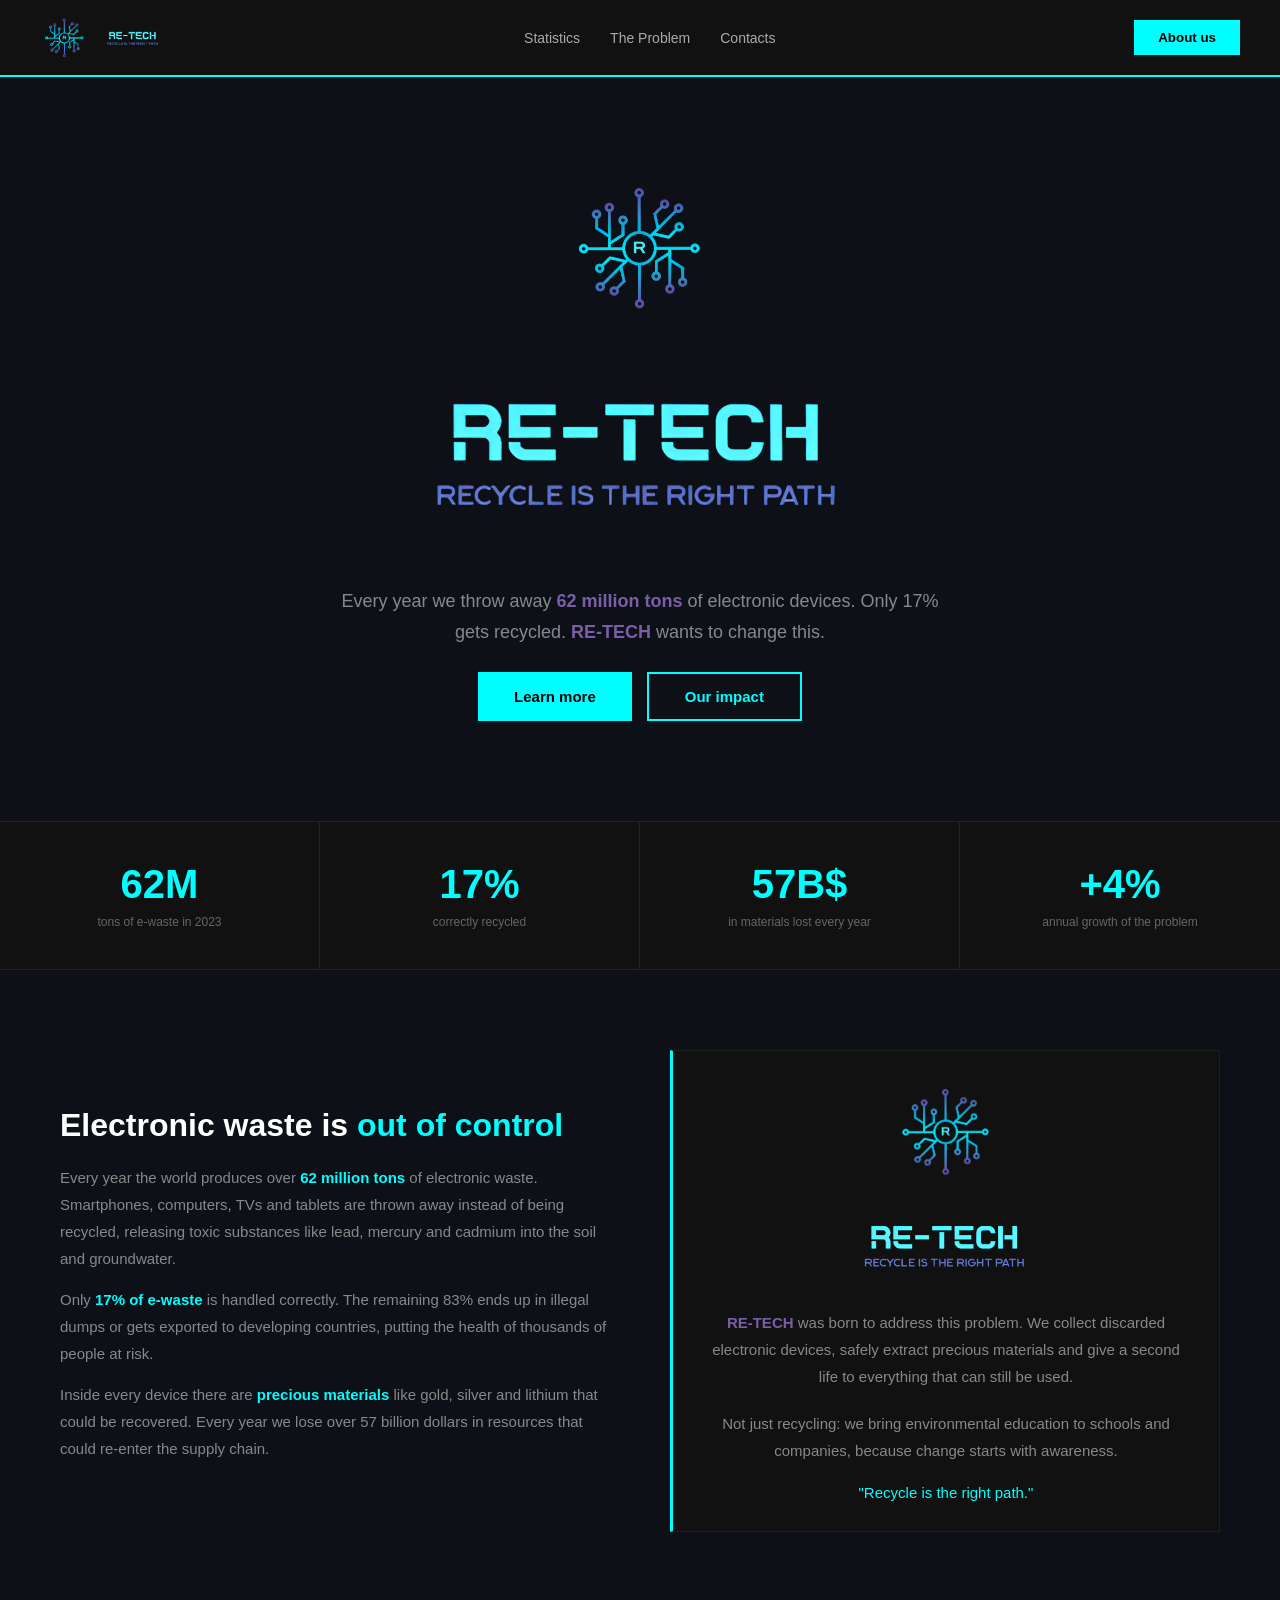
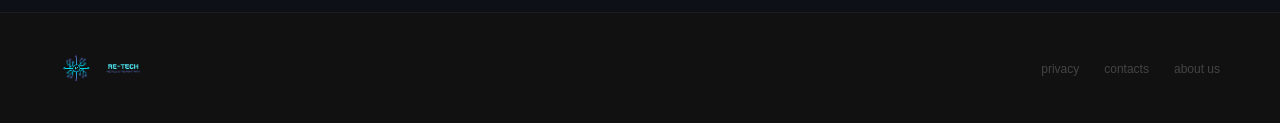
<file: index.html>
<!DOCTYPE html>
<html lang="it">
<head>
    <title>RE-TECH</title>
    <style>
        * {
            margin: 0;
            padding: 0;
            box-sizing: border-box;
        }

        body {
            background-color: #0a0a0a;
            color: white;
            font-family: 'Exo 2', sans-serif;
            font-size: 16px;
        }

        nav {
            background-color: #111111;
            border-bottom: 2px solid #00ffff;
            padding: 15px 40px;
            display: flex;
            justify-content: space-between;
            align-items: center;
        }

        .logo-nav {
            display: flex;
            align-items: center;
            gap: 12px;
        }

        .logo-nav img.icona { height: 45px; }
        .logo-nav img.scritta { height: 28px; }

        .nav-links {
            list-style: none;
            display: flex;
            gap: 30px;
        }

        .nav-links a {
            color: #aaaaaa;
            text-decoration: none;
            font-size: 14px;
        }

        .nav-links a:hover { color: #00ffff; }

        .btn-nav {
            background-color: #00ffff;
            color: black;
            border: none;
            padding: 10px 24px;
            font-family: 'Exo 2', sans-serif;
            font-weight: 700;
            cursor: pointer;
        }

        .btn-nav:hover { background-color: white; }

        .hero {
            padding: 100px 40px;
            text-align: center;
            background-color: #0d1117;
            display: flex;
            flex-direction: column;
            align-items: center;
            gap: 25px;
        }

        .hero img.logo-grande { height: 140px; }
        .hero img.scritta-grande { width: 500px; max-width: 90%; }

        .hero p {
            font-size: 18px;
            color: #888888;
            max-width: 600px;
            line-height: 1.7;
        }

        .hero p span { color: #7b5ea7; font-weight: 700; }

        .hero-btns {
            display: flex;
            gap: 15px;
        }

        .btn-primario {
            background-color: #00ffff;
            color: black;
            border: none;
            padding: 14px 36px;
            font-family: 'Exo 2', sans-serif;
            font-weight: 700;
            font-size: 15px;
            cursor: pointer;
        }

        .btn-primario:hover { background-color: white; }

        .btn-secondario {
            background-color: transparent;
            color: #00ffff;
            border: 2px solid #00ffff;
            padding: 14px 36px;
            font-family: 'Exo 2', sans-serif;
            font-weight: 600;
            font-size: 15px;
            cursor: pointer;
        }

        .btn-secondario:hover { background-color: #00ffff; color: black; }

        .stats {
            display: grid;
            grid-template-columns: 1fr 1fr 1fr 1fr;
            background-color: #111111;
            border-top: 1px solid #222222;
            border-bottom: 1px solid #222222;
        }

        .stat-box {
            padding: 40px 20px;
            text-align: center;
            border-right: 1px solid #222222;
        }

        .stat-box:last-child { border-right: none; }

        .stat-numero {
            font-size: 40px;
            font-weight: 900;
            color: #00ffff;
        }

        .stat-testo {
            font-size: 12px;
            color: #666666;
            margin-top: 8px;
        }

        .problema {
            padding: 80px 60px;
            display: grid;
            grid-template-columns: 1fr 1fr;
            gap: 60px;
            align-items: center;
            background-color: #0d1117;
        }

        .problema-testo h2 {
            font-size: 32px;
            font-weight: 900;
            margin-bottom: 20px;
            line-height: 1.2;
        }

        .problema-testo h2 em {
            font-style: normal;
            color: #00ffff;
        }

        .problema-testo p {
            font-size: 15px;
            line-height: 1.8;
            color: #888888;
            margin-bottom: 14px;
        }

        .problema-testo p strong { color: #00ffff; }

        .azienda-box {
            background-color: #111111;
            border: 1px solid #1e1e1e;
            border-left: 3px solid #00ffff;
            padding: 30px;
            display: flex;
            flex-direction: column;
            align-items: center;
            gap: 20px;
        }

        .azienda-box img.icona-az { height: 100px; }
        .azienda-box img.scritta-az { width: 200px; }

        .azienda-box p {
            font-size: 15px;
            line-height: 1.8;
            color: #888888;
            text-align: center;
        }

        .azienda-box p strong { color: #7b5ea7; }

        .citazione {
            font-size: 15px;
            color: #00ffff;
            text-align: center;
        }

        footer {
            background-color: #111111;
            border-top: 1px solid #1e1e1e;
            padding: 40px 60px;
            display: flex;
            justify-content: space-between;
            align-items: center;
        }

        .footer-logo {
            display: flex;
            align-items: center;
            gap: 10px;
        }

        .footer-logo img.icona-ft { height: 30px; }
        .footer-logo img.scritta-ft { height: 18px; }

        footer p { font-size: 12px; color: #444444; }

        .footer-links { list-style: none; display: flex; gap: 25px; }

        .footer-links a {
            font-size: 12px;
            color: #444444;
            text-decoration: none;
        }

        .footer-links a:hover { color: #00ffff; }
    </style>
</head>
<body>

<nav>
    <div class="logo-nav">
        <img src="immagini/logo-immagine.png" alt="logo retech" class="icona">
        <img src="immagini/logo-scritta.png" alt="retech" class="scritta">
    </div>
    <ul class="nav-links">
        <li><a href="#stats">Statistics</a></li>
        <li><a href="#problema">The Problem</a></li>
        <li><a href="#footer">Contacts</a></li>
    </ul>
    <a href="chisiamo.html"><button class="btn-nav">About us</button></a>
</nav>

<section class="hero">
    <img src="immagini/logo-immagine.png" alt="logo retech" class="logo-grande">
    <img src="immagini/logo-scritta.png" alt="retech scritta" class="scritta-grande">
    <p>
        Every year we throw away <span>62 million tons</span> of electronic devices.
        Only 17% gets recycled. <span>RE-TECH</span> wants to change this.
    </p>
    <div class="hero-btns">
        <button class="btn-primario">Learn more</button>
        <button class="btn-secondario">Our impact</button>
    </div>
</section>

<div class="stats" id="stats">
    <div class="stat-box">
        <div class="stat-numero">62M</div>
        <div class="stat-testo">tons of e-waste in 2023</div>
    </div>
    <div class="stat-box">
        <div class="stat-numero">17%</div>
        <div class="stat-testo">correctly recycled</div>
    </div>
    <div class="stat-box">
        <div class="stat-numero">57B$</div>
        <div class="stat-testo">in materials lost every year</div>
    </div>
    <div class="stat-box">
        <div class="stat-numero">+4%</div>
        <div class="stat-testo">annual growth of the problem</div>
    </div>
</div>

<section class="problema" id="problema">
    <div class="problema-testo">
        <h2>Electronic waste is <em>out of control</em></h2>
        <p>
            Every year the world produces over <strong>62 million tons</strong>
            of electronic waste. Smartphones, computers, TVs and tablets are
            thrown away instead of being recycled, releasing toxic substances
            like lead, mercury and cadmium into the soil and groundwater.
        </p>
        <p>
            Only <strong>17% of e-waste</strong> is handled correctly.
            The remaining 83% ends up in illegal dumps or gets exported to developing
            countries, putting the health of thousands of people at risk.
        </p>
        <p>
            Inside every device there are <strong>precious materials</strong> like gold,
            silver and lithium that could be recovered. Every year we lose
            over 57 billion dollars in resources that could re-enter the supply chain.
        </p>
    </div>
    <div class="azienda-box">
        <img src="immagini/logo-immagine.png" alt="retech" class="icona-az">
        <img src="immagini/logo-scritta.png" alt="retech scritta" class="scritta-az">
        <p>
            <strong>RE-TECH</strong> was born to address this problem.
            We collect discarded electronic devices, safely extract
            precious materials and give a second life to everything
            that can still be used.
        </p>
        <p>
            Not just recycling: we bring environmental education to schools
            and companies, because change starts with awareness.
        </p>
        <div class="citazione">"Recycle is the right path."</div>
    </div>
</section>

<footer id="footer">
    <div class="footer-logo">
        <img src="immagini/logo-immagine.png" alt="logo" class="icona-ft">
        <img src="immagini/logo-scritta.png" alt="retech" class="scritta-ft">
    </div>
    <ul class="footer-links">
        <li><a href="#">privacy</a></li>
        <li><a href="#">contacts</a></li>
        <li><a href="chisiamo.html">about us</a></li>
    </ul>
</footer>

</body>
</html>
</file>
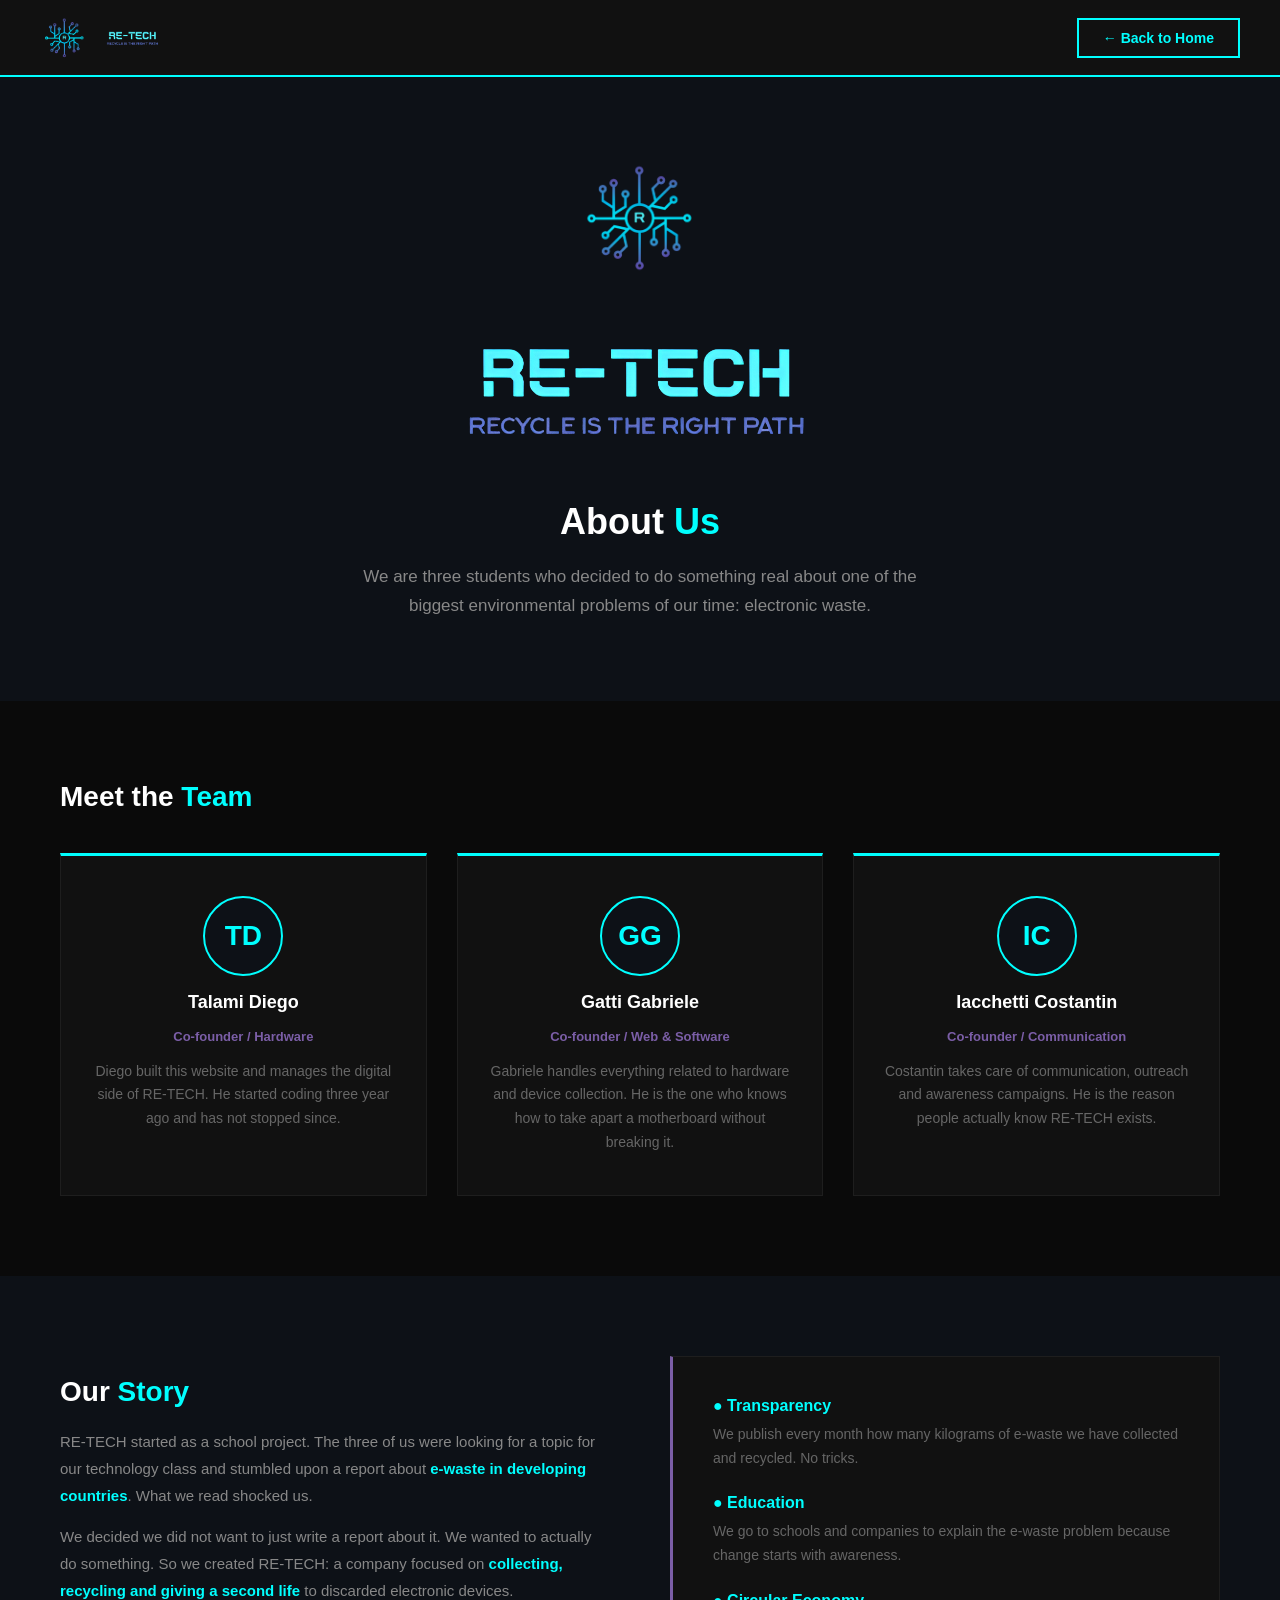
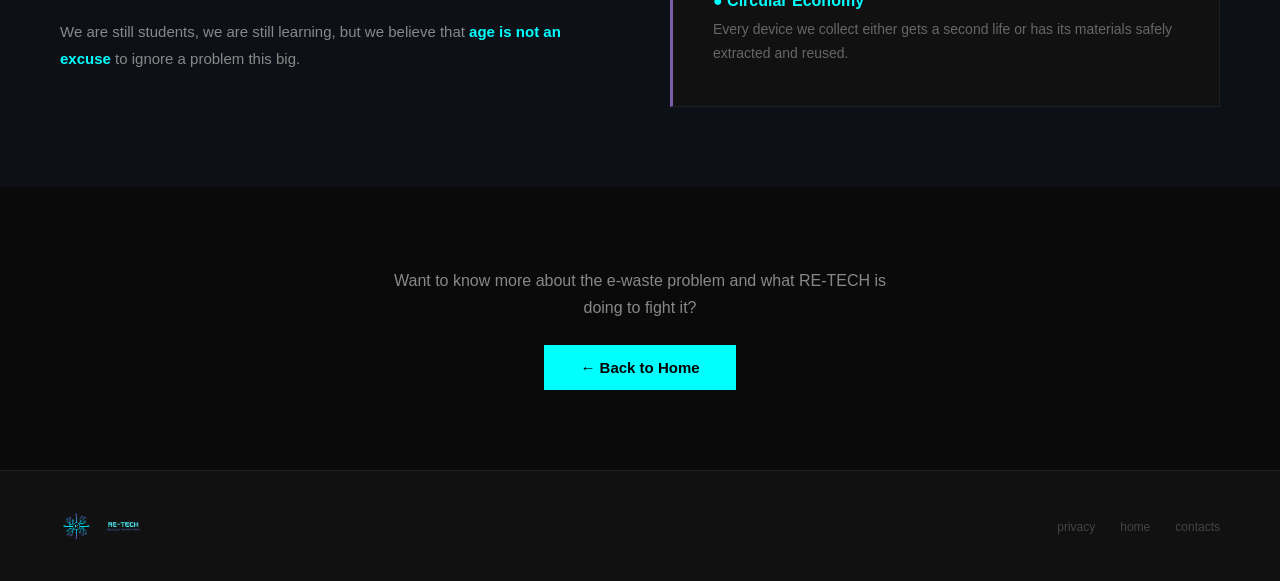
<file: chisiamo.html>
<!DOCTYPE html>
<html lang="it">
<head>
    <title>RE-TECH - About Us</title>
    <style>
        * {
            margin: 0;
            padding: 0;
            box-sizing: border-box;
        }

        body {
            background-color: #0a0a0a;
            color: white;
            font-family: 'Exo 2', sans-serif;
            font-size: 16px;
        }

        nav {
            background-color: #111111;
            border-bottom: 2px solid #00ffff;
            padding: 15px 40px;
            display: flex;
            justify-content: space-between;
            align-items: center;
        }

        .logo-nav {
            display: flex;
            align-items: center;
            gap: 12px;
        }

        .logo-nav img.icona { height: 45px; }
        .logo-nav img.scritta { height: 28px; }

        .btn-back {
            background-color: transparent;
            color: #00ffff;
            border: 2px solid #00ffff;
            padding: 10px 24px;
            font-family: 'Exo 2', sans-serif;
            font-weight: 700;
            cursor: pointer;
            font-size: 14px;
            text-decoration: none;
        }

        .btn-back:hover {
            background-color: #00ffff;
            color: black;
        }

        .hero {
            padding: 80px 40px;
            text-align: center;
            background-color: #0d1117;
            display: flex;
            flex-direction: column;
            align-items: center;
            gap: 20px;
        }

        .hero img.logo-grande { height: 120px; }
        .hero img.scritta-grande { width: 420px; max-width: 90%; }

        .hero h1 {
            font-size: 36px;
            font-weight: 900;
            color: white;
        }

        .hero h1 em {
            font-style: normal;
            color: #00ffff;
        }

        .hero p {
            font-size: 17px;
            color: #888888;
            max-width: 600px;
            line-height: 1.7;
        }

        .sezione {
            padding: 80px 60px;
            background-color: #0a0a0a;
        }

        .sezione h2 {
            font-size: 28px;
            font-weight: 900;
            margin-bottom: 40px;
            color: white;
        }

        .sezione h2 em {
            font-style: normal;
            color: #00ffff;
        }

        .team-grid {
            display: grid;
            grid-template-columns: 1fr 1fr 1fr;
            gap: 30px;
        }

        .card-membro {
            background-color: #111111;
            border: 1px solid #1e1e1e;
            border-top: 3px solid #00ffff;
            padding: 40px 30px;
            display: flex;
            flex-direction: column;
            align-items: center;
            gap: 16px;
        }

        .avatar {
            width: 80px;
            height: 80px;
            border-radius: 50%;
            background-color: #0d1117;
            border: 2px solid #00ffff;
            display: flex;
            align-items: center;
            justify-content: center;
            font-size: 28px;
            font-weight: 900;
            color: #00ffff;
        }

        .card-membro h3 {
            font-size: 18px;
            font-weight: 700;
            color: white;
            text-align: center;
        }

        .ruolo {
            font-size: 13px;
            color: #7b5ea7;
            font-weight: 700;
        }

        .card-membro p {
            font-size: 14px;
            color: #666666;
            line-height: 1.7;
            text-align: center;
        }

        .storia {
            padding: 80px 60px;
            background-color: #0d1117;
            display: grid;
            grid-template-columns: 1fr 1fr;
            gap: 60px;
            align-items: center;
        }

        .storia-testo h2 {
            font-size: 28px;
            font-weight: 900;
            margin-bottom: 20px;
        }

        .storia-testo h2 em {
            font-style: normal;
            color: #00ffff;
        }

        .storia-testo p {
            font-size: 15px;
            color: #888888;
            line-height: 1.8;
            margin-bottom: 14px;
        }

        .storia-testo p strong { color: #00ffff; }

        .storia-valori {
            background-color: #111111;
            border: 1px solid #1e1e1e;
            border-left: 3px solid #7b5ea7;
            padding: 40px;
            display: flex;
            flex-direction: column;
            gap: 24px;
        }

        .valore h3 {
            font-size: 16px;
            font-weight: 700;
            color: #00ffff;
            margin-bottom: 8px;
        }

        .valore p {
            font-size: 14px;
            color: #666666;
            line-height: 1.7;
        }

        .cta {
            padding: 80px 60px;
            background-color: #0a0a0a;
            text-align: center;
            display: flex;
            flex-direction: column;
            align-items: center;
            gap: 24px;
        }

        .cta p {
            font-size: 16px;
            color: #888888;
            max-width: 500px;
            line-height: 1.7;
        }

        .btn-home {
            background-color: #00ffff;
            color: black;
            border: none;
            padding: 14px 36px;
            font-family: 'Exo 2', sans-serif;
            font-weight: 700;
            font-size: 15px;
            cursor: pointer;
            text-decoration: none;
        }

        .btn-home:hover { background-color: white; }

        footer {
            background-color: #111111;
            border-top: 1px solid #1e1e1e;
            padding: 40px 60px;
            display: flex;
            justify-content: space-between;
            align-items: center;
        }

        .footer-logo {
            display: flex;
            align-items: center;
            gap: 10px;
        }

        .footer-logo img.icona-ft { height: 30px; }
        .footer-logo img.scritta-ft { height: 18px; }

        footer p { font-size: 12px; color: #444444; }

        .footer-links { list-style: none; display: flex; gap: 25px; }

        .footer-links a {
            font-size: 12px;
            color: #444444;
            text-decoration: none;
        }

        .footer-links a:hover { color: #00ffff; }
    </style>
</head>
<body>

<nav>
    <div class="logo-nav">
        <img src="immagini/logo-immagine.png" alt="logo retech" class="icona">
        <img src="immagini/logo-scritta.png" alt="retech" class="scritta">
    </div>
    <a href="index.html"><button class="btn-back">&#8592; Back to Home</button></a>
</nav>

<section class="hero">
    <img src="immagini/logo-immagine.png" alt="logo retech" class="logo-grande">
    <img src="immagini/logo-scritta.png" alt="retech scritta" class="scritta-grande">
    <h1>About <em>Us</em></h1>
    <p>
        We are three students who decided to do something real about
        one of the biggest environmental problems of our time: electronic waste.
    </p>
</section>

<section class="sezione">
    <h2>Meet the <em>Team</em></h2>
    <div class="team-grid">
        <div class="card-membro">
            <div class="avatar">TD</div>
            <h3>Talami Diego</h3>
            <span class="ruolo">Co-founder / Hardware</span>
            <p>
                Diego built this website and manages the digital side of RE-TECH.
                He started coding three year ago and has not stopped since.
            </p>
        </div>
        <div class="card-membro">
            <div class="avatar">GG</div>
            <h3>Gatti Gabriele</h3>
            <span class="ruolo">Co-founder / Web & Software</span>
            <p>
                Gabriele handles everything related to hardware and device collection.
                He is the one who knows how to take apart a motherboard without breaking it.
            </p>
        </div>
        <div class="card-membro">
            <div class="avatar">IC</div>
            <h3>Iacchetti Costantin</h3>
            <span class="ruolo">Co-founder / Communication</span>
            <p>
                Costantin takes care of communication, outreach and awareness campaigns.
                He is the reason people actually know RE-TECH exists.
            </p>
        </div>
    </div>
</section>

<section class="storia">
    <div class="storia-testo">
        <h2>Our <em>Story</em></h2>
        <p>
            RE-TECH started as a school project. The three of us were looking for
            a topic for our technology class and stumbled upon a report about
            <strong>e-waste in developing countries</strong>. What we read shocked us.
        </p>
        <p>
            We decided we did not want to just write a report about it.
            We wanted to actually do something. So we created RE-TECH:
            a company focused on <strong>collecting, recycling and giving a second life</strong>
            to discarded electronic devices.
        </p>
        <p>
            We are still students, we are still learning, but we believe that
            <strong>age is not an excuse</strong> to ignore a problem this big.
        </p>
    </div>
    <div class="storia-valori">
        <div class="valore">
            <h3>&#9679; Transparency</h3>
            <p>We publish every month how many kilograms of e-waste we have collected and recycled. No tricks.</p>
        </div>
        <div class="valore">
            <h3>&#9679; Education</h3>
            <p>We go to schools and companies to explain the e-waste problem because change starts with awareness.</p>
        </div>
        <div class="valore">
            <h3>&#9679; Circular Economy</h3>
            <p>Every device we collect either gets a second life or has its materials safely extracted and reused.</p>
        </div>
    </div>
</section>

<section class="cta">
    <p>
        Want to know more about the e-waste problem and what RE-TECH is doing to fight it?
    </p>
    <a href="index.html"><button class="btn-home">&#8592; Back to Home</button></a>
</section>

<footer>
    <div class="footer-logo">
        <img src="immagini/logo-immagine.png" alt="logo" class="icona-ft">
        <img src="immagini/logo-scritta.png" alt="retech" class="scritta-ft">
    </div>
    <ul class="footer-links">
        <li><a href="#">privacy</a></li>
        <li><a href="retech-simple.html">home</a></li>
        <li><a href="#">contacts</a></li>
    </ul>
</footer>

</body>
</html>
</file>
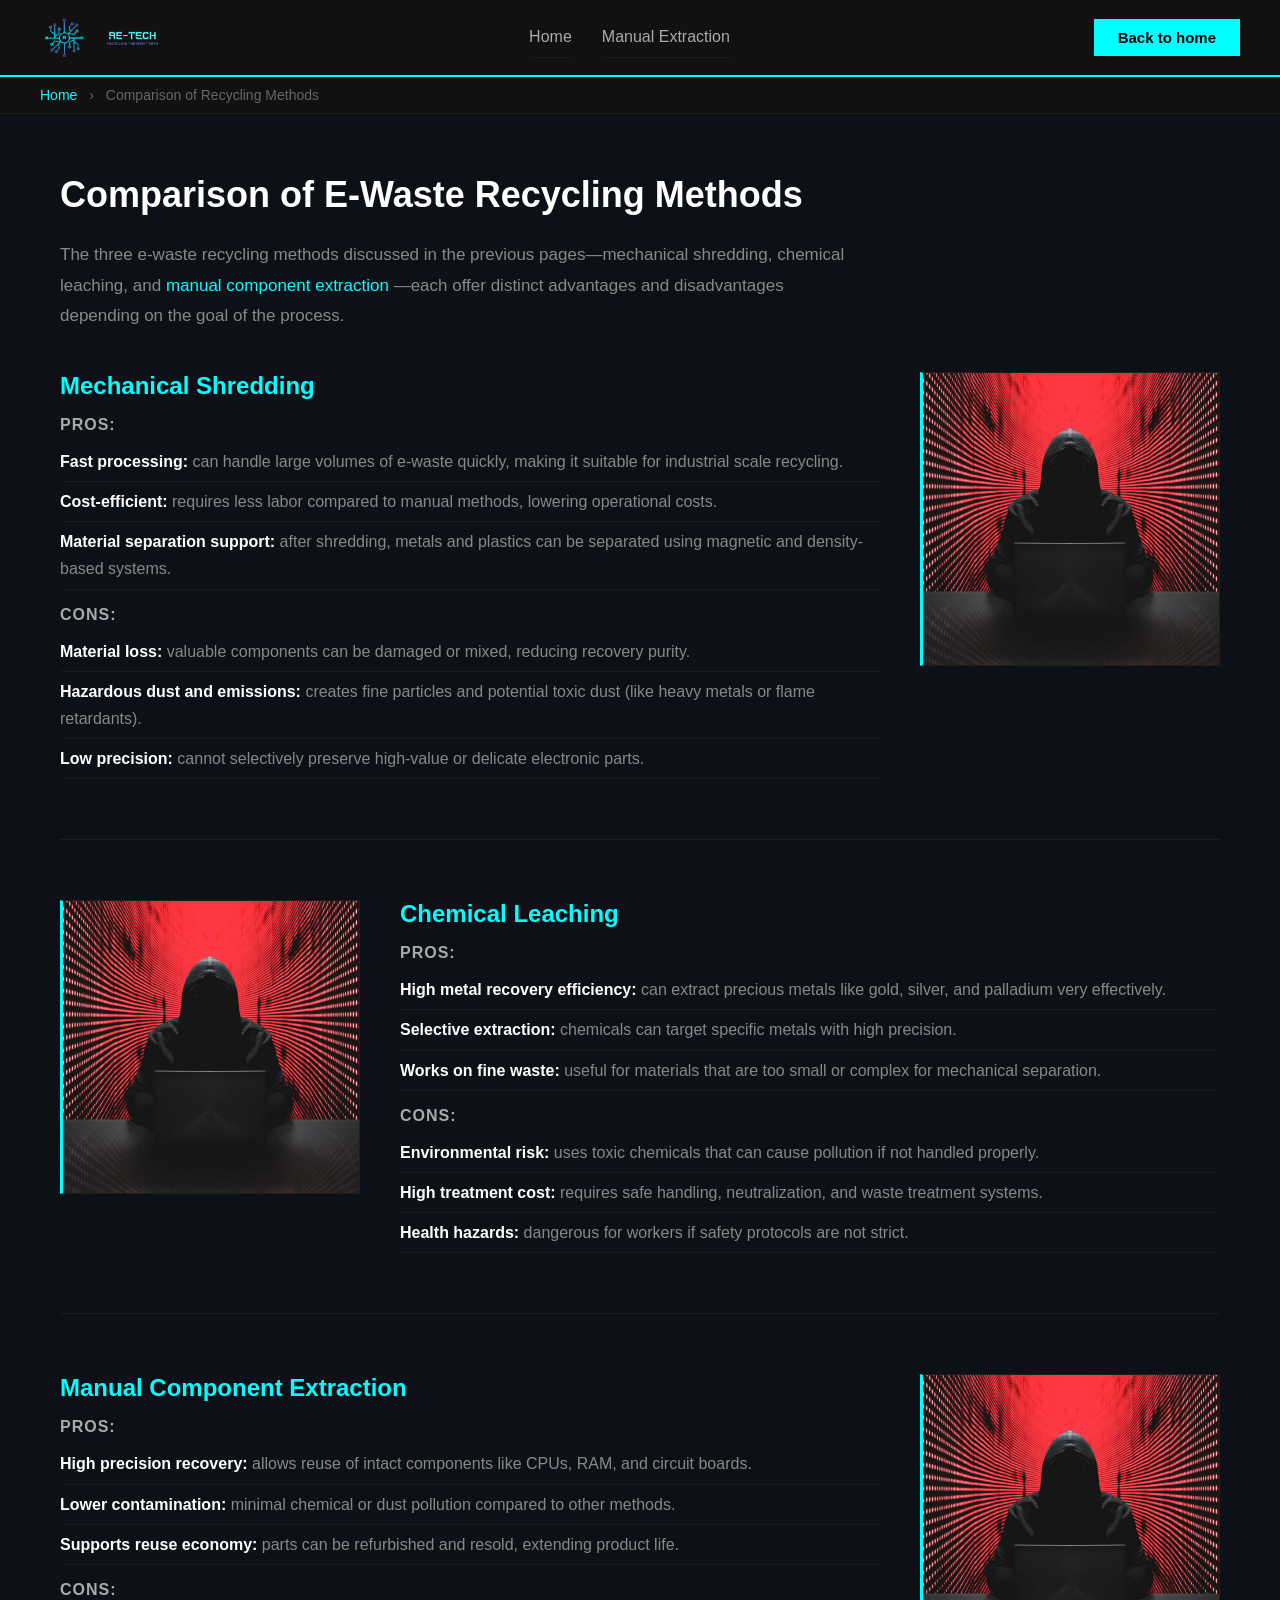
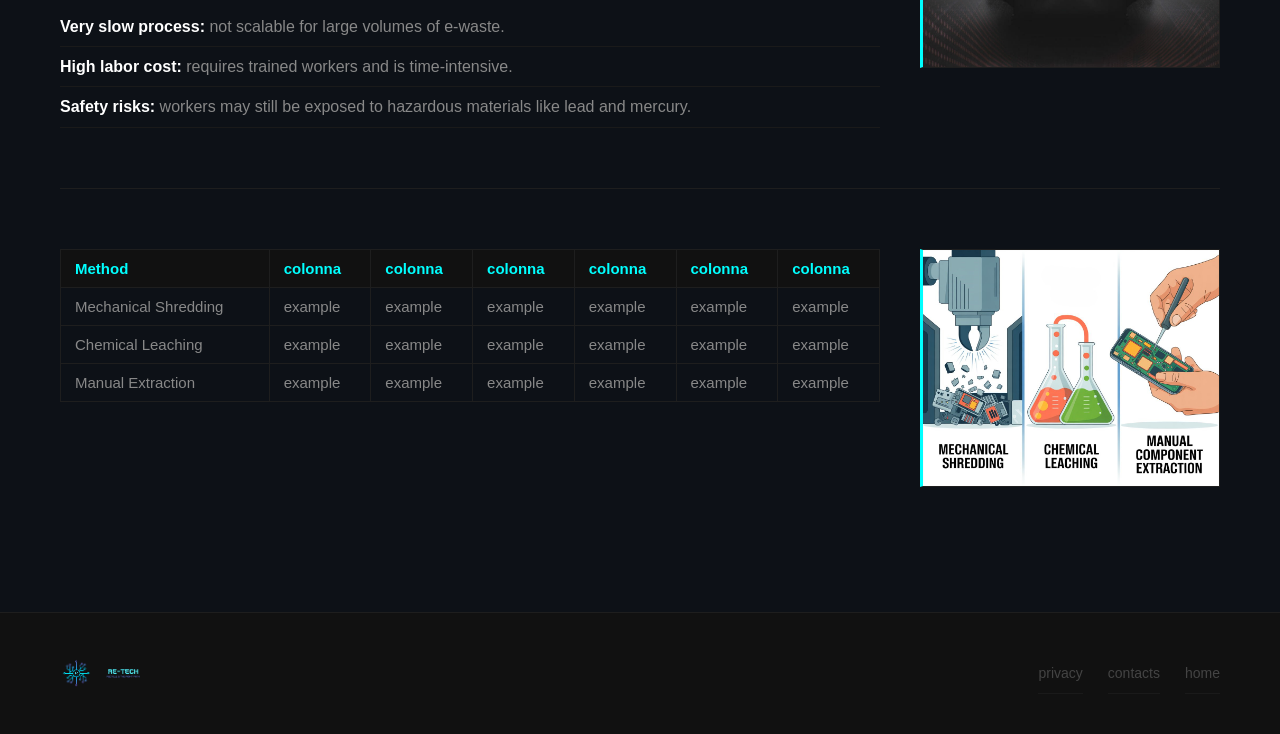
<file: compare_their_effectiveness_and_environmental_impact.html>
<!DOCTYPE html>
<html lang="en">
<head>
    <meta charset="UTF-8">
    <meta name="viewport" content="width=device-width, initial-scale=1.0">
    <link rel="stylesheet" href="style.css">
    <title>Comparison of E-Waste Recycling Methods</title>
</head>
<body>

<nav>
    <div class="logo-nav">
        <img src="immagini/logo-immagine.png" alt="logo retech" class="icona">
        <img src="immagini/logo-scritta.png" alt="retech" class="scritta">
    </div>
    <ul class="nav-links">
        <li><a href="index.html">Home</a></li>
        <li><a href="manual_component_extraction.html">Manual Extraction</a></li>
    </ul>
    <a href="index.html"><button class="btn-nav">Back to home</button></a>
</nav>

<div class="breadcrumbs">
    <a href="index.html">Home</a>
    <span class="separator">›</span>
    <span>Comparison of Recycling Methods</span>
</div>

<main>

    <h1>Comparison of E-Waste Recycling Methods</h1>

    <p class="intro">
        The three e-waste recycling methods discussed in the previous
        pages—mechanical shredding, chemical leaching, and
        <a id="colcomp" href="manual_component_extraction.html">manual component extraction</a>
        —each offer distinct advantages and disadvantages depending on the goal of the process.
    </p>

    <!-- BLOCCO 1: Mechanical shredding — testo sx, immagine dx -->
    <div class="blocco">
        <div class="testo">
            <h2>Mechanical Shredding</h2>
            <h3>Pros:</h3>
            <ul>
                <li><strong>Fast processing:</strong> can handle large volumes of e-waste quickly, making it suitable for industrial scale recycling.</li>
                <li><strong>Cost-efficient:</strong> requires less labor compared to manual methods, lowering operational costs.</li>
                <li><strong>Material separation support:</strong> after shredding, metals and plastics can be separated using magnetic and density-based systems.</li>
            </ul>
            <h3>Cons:</h3>
            <ul>
                <li><strong>Material loss:</strong> valuable components can be damaged or mixed, reducing recovery purity.</li>
                <li><strong>Hazardous dust and emissions:</strong> creates fine particles and potential toxic dust (like heavy metals or flame retardants).</li>
                <li><strong>Low precision:</strong> cannot selectively preserve high-value or delicate electronic parts.</li>
            </ul>
        </div>
        <div class="immag">
            <img src="immagini/Elazari_hacker_square-1024x1010.jpg" alt="Mechanical shredding">
        </div>
    </div>

    <!-- BLOCCO 2: Chemical leaching — immagine sx, testo dx -->
    <div class="blocco">
        <div class="immag">
            <img src="immagini/Elazari_hacker_square-1024x1010.jpg" alt="Chemical leaching">
        </div>
        <div class="testo">
            <h2>Chemical Leaching</h2>
            <h3>Pros:</h3>
            <ul>
                <li><strong>High metal recovery efficiency:</strong> can extract precious metals like gold, silver, and palladium very effectively.</li>
                <li><strong>Selective extraction:</strong> chemicals can target specific metals with high precision.</li>
                <li><strong>Works on fine waste:</strong> useful for materials that are too small or complex for mechanical separation.</li>
            </ul>
            <h3>Cons:</h3>
            <ul>
                <li><strong>Environmental risk:</strong> uses toxic chemicals that can cause pollution if not handled properly.</li>
                <li><strong>High treatment cost:</strong> requires safe handling, neutralization, and waste treatment systems.</li>
                <li><strong>Health hazards:</strong> dangerous for workers if safety protocols are not strict.</li>
            </ul>
        </div>
    </div>

    <!-- BLOCCO 3: Manual extraction — testo sx, immagine dx -->
    <div class="blocco">
        <div class="testo">
            <h2>Manual Component Extraction</h2>
            <h3>Pros:</h3>
            <ul>
                <li><strong>High precision recovery:</strong> allows reuse of intact components like CPUs, RAM, and circuit boards.</li>
                <li><strong>Lower contamination:</strong> minimal chemical or dust pollution compared to other methods.</li>
                <li><strong>Supports reuse economy:</strong> parts can be refurbished and resold, extending product life.</li>
            </ul>
            <h3>Cons:</h3>
            <ul>
                <li><strong>Very slow process:</strong> not scalable for large volumes of e-waste.</li>
                <li><strong>High labor cost:</strong> requires trained workers and is time-intensive.</li>
                <li><strong>Safety risks:</strong> workers may still be exposed to hazardous materials like lead and mercury.</li>
            </ul>
        </div>
        <div class="immag">
            <img src="immagini/Elazari_hacker_square-1024x1010.jpg" alt="Manual component extraction">
        </div>
    </div>

    <div class="blocco">
        <div class="testo">
            <table>
                <thead>
                    <tr>
                        <td>Method</td>
                        <td>colonna</td>
                        <td>colonna</td>
                        <td>colonna</td>
                        <td>colonna</td>
                        <td>colonna</td>
                        <td>colonna</td>
                    </tr>
                </thead>
                <tr>
                    <td>Mechanical Shredding</td>
                    <td>example</td>
                    <td>example</td>
                    <td>example</td>
                    <td>example</td>
                    <td>example</td>
                    <td>example</td>
                </tr>
                <tr>
                    <td>Chemical Leaching</td>
                    <td>example</td>
                    <td>example</td>
                    <td>example</td>
                    <td>example</td>
                    <td>example</td>
                    <td>example</td>
                </tr>
                <tr>
                    <td>Manual Extraction</td>
                    <td>example</td>
                    <td>example</td>
                    <td>example</td>
                    <td>example</td>
                    <td>example</td>
                    <td>example</td>
                </tr>
            </table>
        </div>
        <div class="immag">
            <img src="immagini/an-infographic-style-illustration-displa_Gv_Bm5rRU4S_0y5zY1ZGiA_nE1Yor2dR9-b8Bm51TaIWQ_sd.jpg"
                alt="E-waste recycling methods infographic">
        </div>
    </div>

</main>

<footer>
    <div class="footer-logo">
        <img src="immagini/logo-immagine.png" alt="logo" class="icona-ft">
        <img src="immagini/logo-scritta.png" alt="retech" class="scritta-ft">
    </div>
    <ul class="footer-links">
        <li><a href="#">privacy</a></li>
        <li><a href="#">contacts</a></li>
        <li><a href="index.html">home</a></li>
    </ul>
</footer>

</body>
</html>
</file>
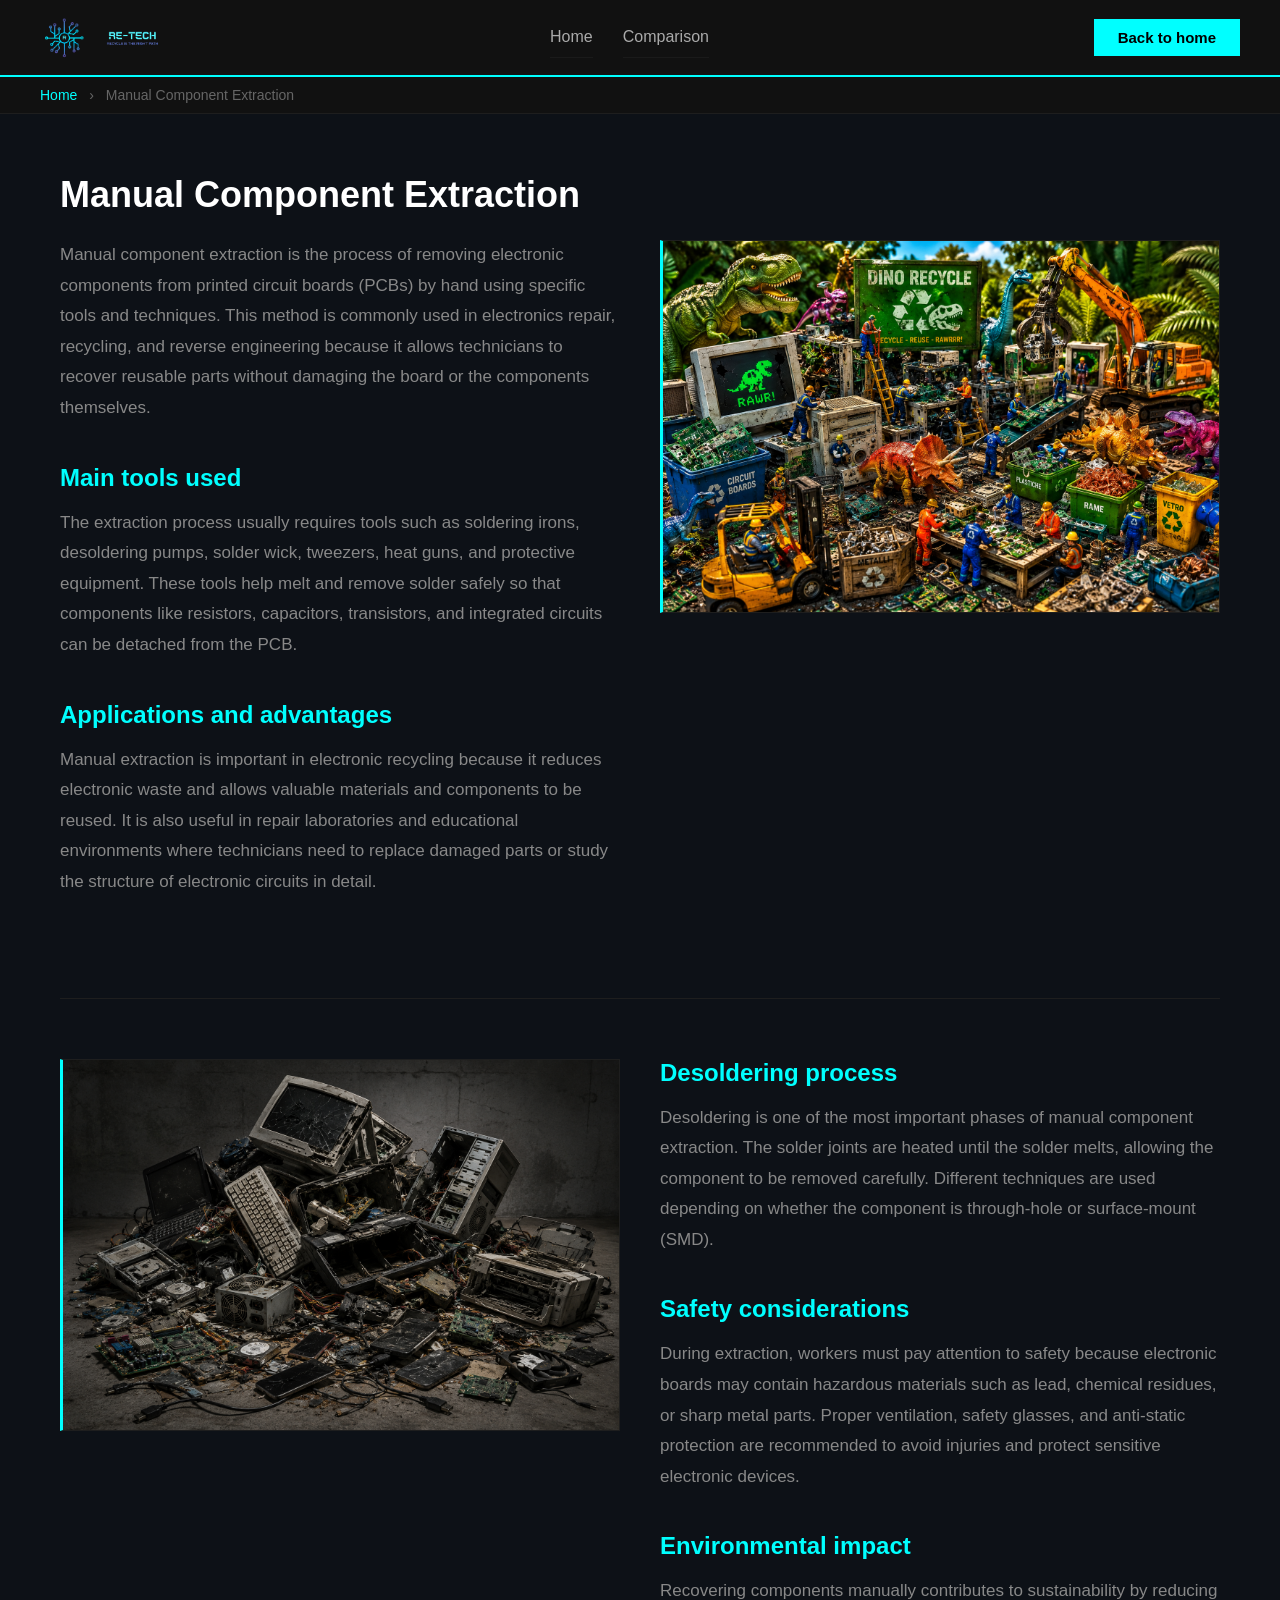
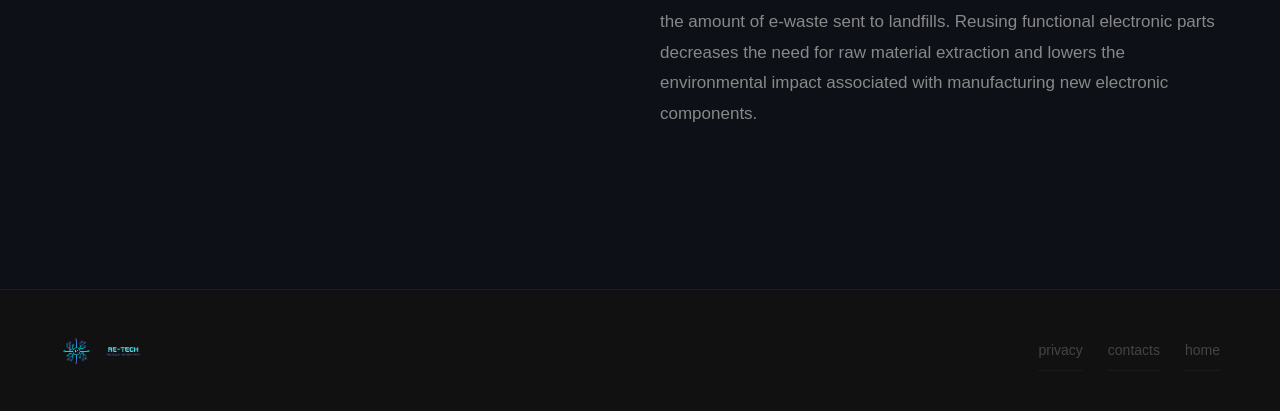
<file: manual_component_extraction.html>
<!DOCTYPE html>
<html lang="en">
<head>
    <meta charset="UTF-8">
    <meta name="viewport" content="width=device-width, initial-scale=1.0">
    <link rel="stylesheet" href="style.css">
    <title>Manual Component Extraction</title>
</head>
<body>

<nav>
    <div class="logo-nav">
        <img src="immagini/logo-immagine.png" alt="logo retech" class="icona">
        <img src="immagini/logo-scritta.png" alt="retech" class="scritta">
    </div>
    <ul class="nav-links">
        <li><a href="index.html">Home</a></li>
        <li><a href="comparison.html">Comparison</a></li>
    </ul>
    <a href="index.html"><button class="btn-nav">Back to home</button></a>
</nav>

<div class="breadcrumbs">
    <a href="index.html">Home</a>
    <span class="separator">›</span>
    <span>Manual Component Extraction</span>
</div>

<main>

    <h1>Manual Component Extraction</h1>

    <!-- BLOCCO 1: testo sx, immagine dx -->
    <div class="blocco">
        <div class="testo">
            <p class="intro">
                Manual component extraction is the process of removing electronic
                components from printed circuit boards (PCBs) by hand using
                specific tools and techniques. This method is commonly used in
                electronics repair, recycling, and reverse engineering because it
                allows technicians to recover reusable parts without damaging the
                board or the components themselves.
            </p>

            <h2>Main tools used</h2>
            <p class="intro">
                The extraction process usually requires tools such as soldering
                irons, desoldering pumps, solder wick, tweezers, heat guns, and
                protective equipment. These tools help melt and remove solder
                safely so that components like resistors, capacitors, transistors,
                and integrated circuits can be detached from the PCB.
            </p>

            <h2>Applications and advantages</h2>
            <p class="intro">
                Manual extraction is important in electronic recycling because it
                reduces electronic waste and allows valuable materials and
                components to be reused. It is also useful in repair laboratories
                and educational environments where technicians need to replace
                damaged parts or study the structure of electronic circuits in
                detail.
            </p>
        </div>
        <div class="immag immag-grande">
            <img src="immagini/ChatGPT Image 7 mag 2026, 16_08_22.png"
                alt="Electronic component extraction">
        </div>
    </div>

    <!-- BLOCCO 2: immagine sx, testo dx -->
    <div class="blocco">
        <div class="immag immag-grande">
            <img src="immagini/ChatGPT Image 7 mag 2026, 16_02_54.png"
                alt="PCB desoldering process">
        </div>
        <div class="testo">
            <h2>Desoldering process</h2>
            <p class="intro">
                Desoldering is one of the most important phases of manual
                component extraction. The solder joints are heated until the
                solder melts, allowing the component to be removed carefully.
                Different techniques are used depending on whether the component
                is through-hole or surface-mount (SMD).
            </p>

            <h2>Safety considerations</h2>
            <p class="intro">
                During extraction, workers must pay attention to safety because
                electronic boards may contain hazardous materials such as lead,
                chemical residues, or sharp metal parts. Proper ventilation,
                safety glasses, and anti-static protection are recommended to
                avoid injuries and protect sensitive electronic devices.
            </p>

            <h2>Environmental impact</h2>
            <p class="intro">
                Recovering components manually contributes to sustainability by
                reducing the amount of e-waste sent to landfills. Reusing
                functional electronic parts decreases the need for raw material
                extraction and lowers the environmental impact associated with
                manufacturing new electronic components.
            </p>
        </div>
    </div>

</main>

<footer>
    <div class="footer-logo">
        <img src="immagini/logo-immagine.png" alt="logo" class="icona-ft">
        <img src="immagini/logo-scritta.png" alt="retech" class="scritta-ft">
    </div>
    <ul class="footer-links">
        <li><a href="#">privacy</a></li>
        <li><a href="#">contacts</a></li>
        <li><a href="index.html">home</a></li>
    </ul>
</footer>

</body>
</html>
</file>
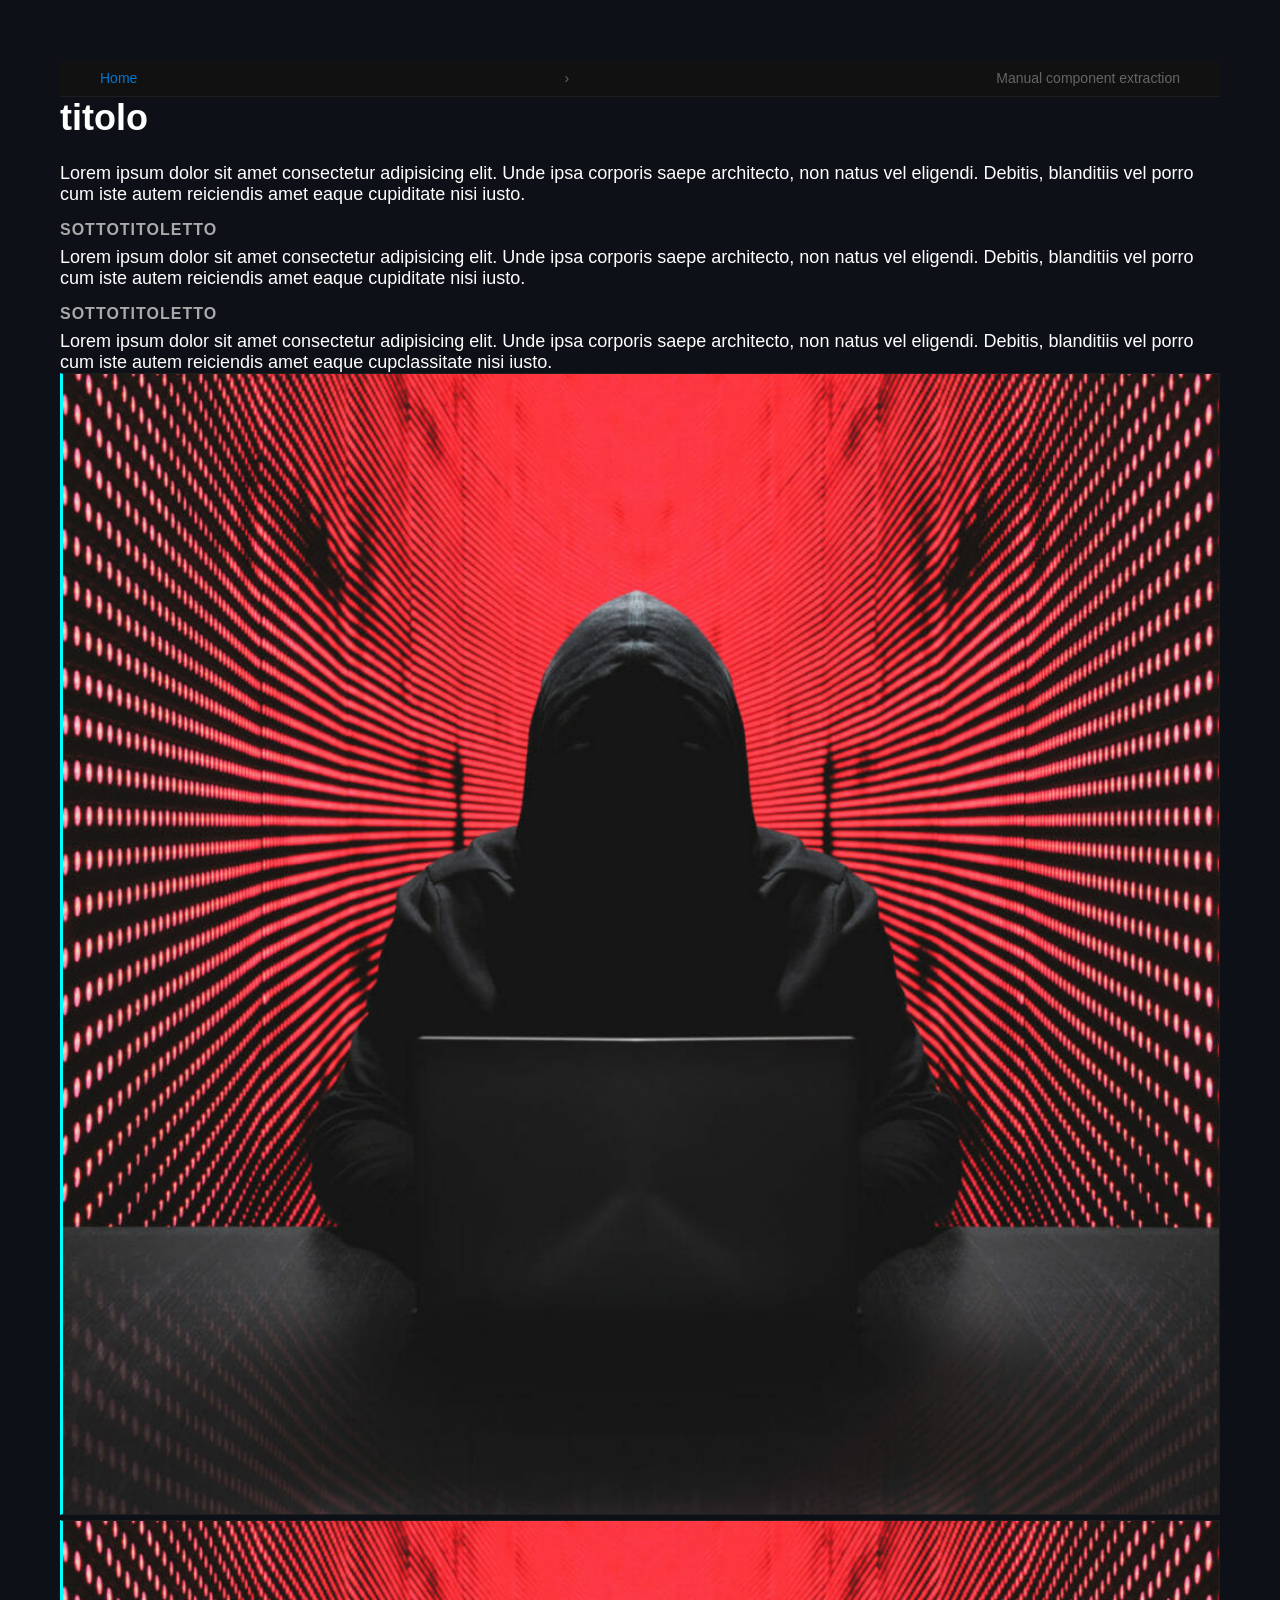
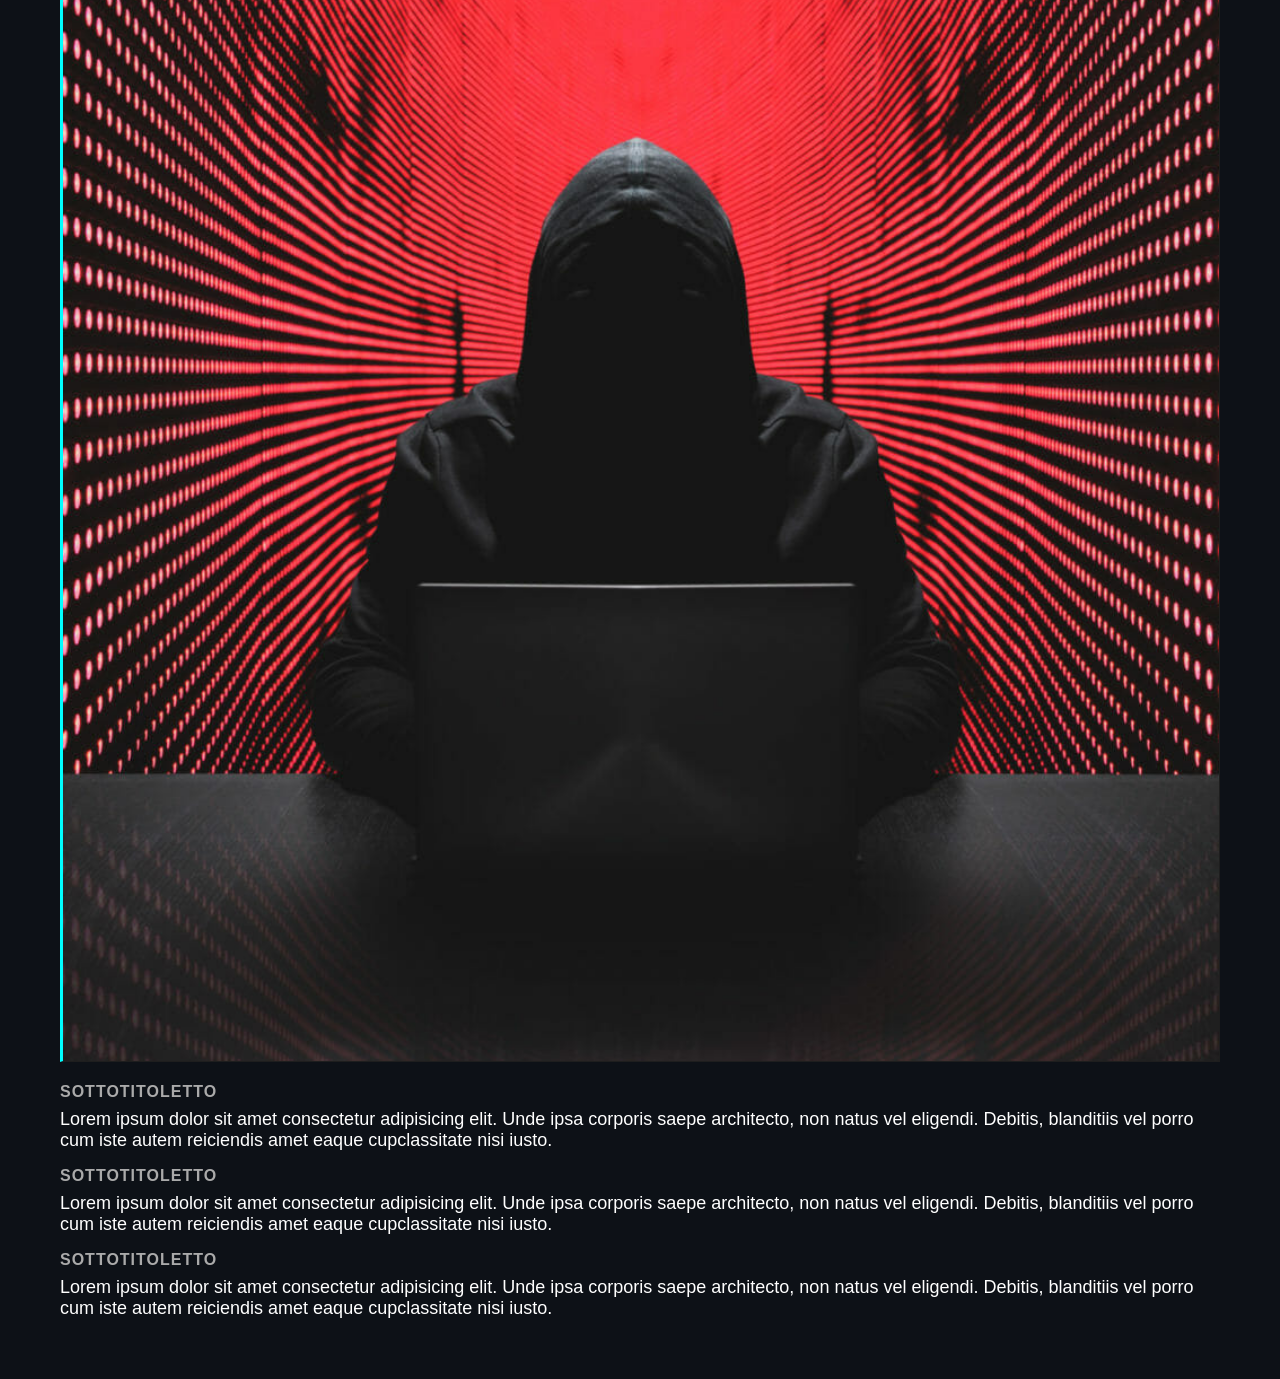
<file: pagina1.html>
<!DOCTYPE html>
<html lang="en">
<head>
    <meta charset="UTF-8">
    <meta name="viewport" content="width=device-width, initial-scale=1.0">
    <link rel="stylesheet" href="style.css">
    <title>titolo</title>
    <style>
    .breadcrumbs {
      font-family: Arial, sans-serif;
      font-size: 14px;
    }

    .breadcrumbs a {
      text-decoration: none;
      color: #0077cc;
    }

    .breadcrumbs a:hover {
      text-decoration: underline;
    }

    .breadcrumbs span {
      color: #666;
    }

    .separator {
      margin: 0 8px;
      color: #999;
    }
  </style>

</head>
<body>
    <main>

    <nav class="breadcrumbs" aria-label="Breadcrumb">
        <a href="index.html">Home</a>
        <span class="separator">›</span>

        <span>Manual component extraction</span>
     </nav>


         <h1>
            titolo
         </h1>

         <div id="contenitore">
            <div class="sezione">
            <!-- parte sx -->
             <div class="testo">
                <div class="paragrafo1">
                    <p class="descrizione">
                        Lorem ipsum dolor sit amet consectetur adipisicing elit. Unde ipsa corporis saepe architecto, non natus vel eligendi. Debitis, blanditiis vel porro cum iste autem reiciendis amet eaque cupiditate nisi iusto.
                    </p>
                </div>
                <div class="paragrafo2">
                    <h3>Sottotitoletto</h3>
                    <p class="descrizione">
                        Lorem ipsum dolor sit amet consectetur adipisicing elit. Unde ipsa corporis saepe architecto, non natus vel eligendi. Debitis, blanditiis vel porro cum iste autem reiciendis amet eaque cupiditate nisi iusto.
                    </p>
                </div>
                <div class="paragrafo3">
                    <h3>Sottotitoletto</h3>
                    <p class="descrizione">
                        Lorem ipsum dolor sit amet consectetur adipisicing elit. Unde ipsa corporis saepe architecto, non natus vel eligendi. Debitis, blanditiis vel porro cum iste autem reiciendis amet eaque cupclassitate nisi iusto.
                    </p>
                </div>
                


            </div>

            <!-- parte dx -->
            <div class="immag">
                <img src="immagini/Elazari_hacker_square-1024x1010.jpg" alt="bastardo">
            </div>
            </div>
            
         <div class="sezione">
            <!-- parte sx -->
            <div class="immag">
                <img src="immagini/Elazari_hacker_square-1024x1010.jpg" alt="bastardo">
            </div>

            <!-- parte dx -->
             <div class="testo">
                <div class="paragrafo1">
                    <h3>Sottotitoletto</h3>
                    <p class="descrizione">
                        Lorem ipsum dolor sit amet consectetur adipisicing elit. Unde ipsa corporis saepe architecto, non natus vel eligendi. Debitis, blanditiis vel porro cum iste autem reiciendis amet eaque cupclassitate nisi iusto.
                    </p>
                </div>
                <div class="paragrafo2">
                    <h3>Sottotitoletto</h3>
                    <p class="descrizione">
                        Lorem ipsum dolor sit amet consectetur adipisicing elit. Unde ipsa corporis saepe architecto, non natus vel eligendi. Debitis, blanditiis vel porro cum iste autem reiciendis amet eaque cupclassitate nisi iusto.
                    </p>
                </div>
                <div class="paragrafo3">
                    <h3>Sottotitoletto</h3>
                    <p class="descrizione">
                        Lorem ipsum dolor sit amet consectetur adipisicing elit. Unde ipsa corporis saepe architecto, non natus vel eligendi. Debitis, blanditiis vel porro cum iste autem reiciendis amet eaque cupclassitate nisi iusto.
                    </p>
                </div>


            </div>
            </div>

         </div>
    </main>


</body>
</html>
</file>
<file: style.css>
* {
    margin: 0;
    padding: 0;
    box-sizing: border-box;
}

body {
    background-color: #0a0a0a;
    color: white;
    font-family: 'Exo 2', sans-serif;
    font-size: 18px; /* era 16px */
}

/* ── Nav ── */
nav {
    background-color: #111111;
    border-bottom: 2px solid #00ffff;
    padding: 15px 40px;
    display: flex;
    justify-content: space-between;
    align-items: center;
}

.logo-nav {
    display: flex;
    align-items: center;
    gap: 12px;
}

.logo-nav img.icona { height: 45px; }
.logo-nav img.scritta { height: 28px; }

.nav-links {
    list-style: none;
    display: flex;
    gap: 30px;
}

.nav-links a {
    color: #aaaaaa;
    text-decoration: none;
    font-size: 16px; /* era 14px */
}

.nav-links a:hover { color: #00ffff; }

.btn-nav {
    background-color: #00ffff;
    color: black;
    border: none;
    padding: 10px 24px;
    font-family: 'Exo 2', sans-serif;
    font-weight: 700;
    font-size: 15px; /* era 14px implicito */
    cursor: pointer;
}

.btn-nav:hover { background-color: white; }

/* ── Breadcrumbs ── */
.breadcrumbs {
    background-color: #111111;
    border-bottom: 1px solid #1e1e1e;
    padding: 10px 40px;
    font-size: 14px; /* era 13px */
    color: #666666;
}

.breadcrumbs a {
    color: #00ffff;
    text-decoration: none;
}

.breadcrumbs a:hover { text-decoration: underline; }

.breadcrumbs span { color: #666666; }

.separator {
    margin: 0 8px;
    color: #444444;
}

/* ── Main ── */
main {
    padding: 60px 60px;
    background-color: #0d1117;
}

h1 {
    font-size: 36px; /* era 32px */
    font-weight: 900;
    margin-bottom: 24px;
    color: white;
}

.intro {
    font-size: 17px; /* era 15px */
    color: #888888;
    line-height: 1.8;
    margin-bottom: 40px;
    max-width: 800px;
}

#colcomp {
    color: #00ffff;
    text-decoration: none;
}

#colcomp:hover { text-decoration: underline; }

/* ── Blocchi ── */
.blocco {
    display: flex;
    align-items: flex-start;
    gap: 40px;
    margin-bottom: 60px;
    padding-bottom: 60px;
    border-bottom: 1px solid #1e1e1e;
}

.blocco:last-child {
    border-bottom: none;
    margin-bottom: 0;
}

.testo { flex: 1; }

h2 {
    font-size: 24px; /* era 22px */
    font-weight: 900;
    color: #00ffff;
    margin-bottom: 16px;
}

h3 {
    font-size: 16px; /* era 14px */
    font-weight: 700;
    color: #aaaaaa;
    margin-top: 16px;
    margin-bottom: 8px;
    text-transform: uppercase;
    letter-spacing: 1px;
}

ul {
    list-style: none;
    padding: 0;
}

ul li {
    font-size: 16px; /* era 14px */
    color: #888888;
    line-height: 1.7;
    padding: 6px 0;
    border-bottom: 1px solid #1a1a1a;
}

ul li strong { color: white; }

/* ── Immagine ── */
.immag { flex: 0 0 300px; }

.immag img {
    width: 100%;
    height: auto;
    border: 1px solid #1e1e1e;
    border-left: 3px solid #00ffff;
}

/* ── Immagine grande (manual extraction) ── */
.immag-grande {
    flex: 1;
}

.immag-grande img {
    width: 100%;
    height: 100%;
    object-fit: cover;
}

/* ── Tabella ── */
table {
    border-collapse: collapse;
    width: 100%;
}

table td {
    border: 1px solid #1e1e1e;
    padding: 10px 14px;
    font-size: 15px; /* era 13px */
    color: #888888;
}

thead td {
    background-color: #111111;
    color: #00ffff;
    font-size: 15px; /* era 13px */
    font-weight: 700;
}

tr:hover td { background-color: #111111; }

/* ── Footer ── */
footer {
    background-color: #111111;
    border-top: 1px solid #1e1e1e;
    padding: 40px 60px;
    display: flex;
    justify-content: space-between;
    align-items: center;
}

.footer-logo {
    display: flex;
    align-items: center;
    gap: 10px;
}

.footer-logo img.icona-ft { height: 30px; }
.footer-logo img.scritta-ft { height: 18px; }

.footer-links {
    list-style: none;
    display: flex;
    gap: 25px;
}

.footer-links a {
    font-size: 14px; /* era 12px */
    color: #444444;
    text-decoration: none;
}

.footer-links a:hover { color: #00ffff; }
</file>
